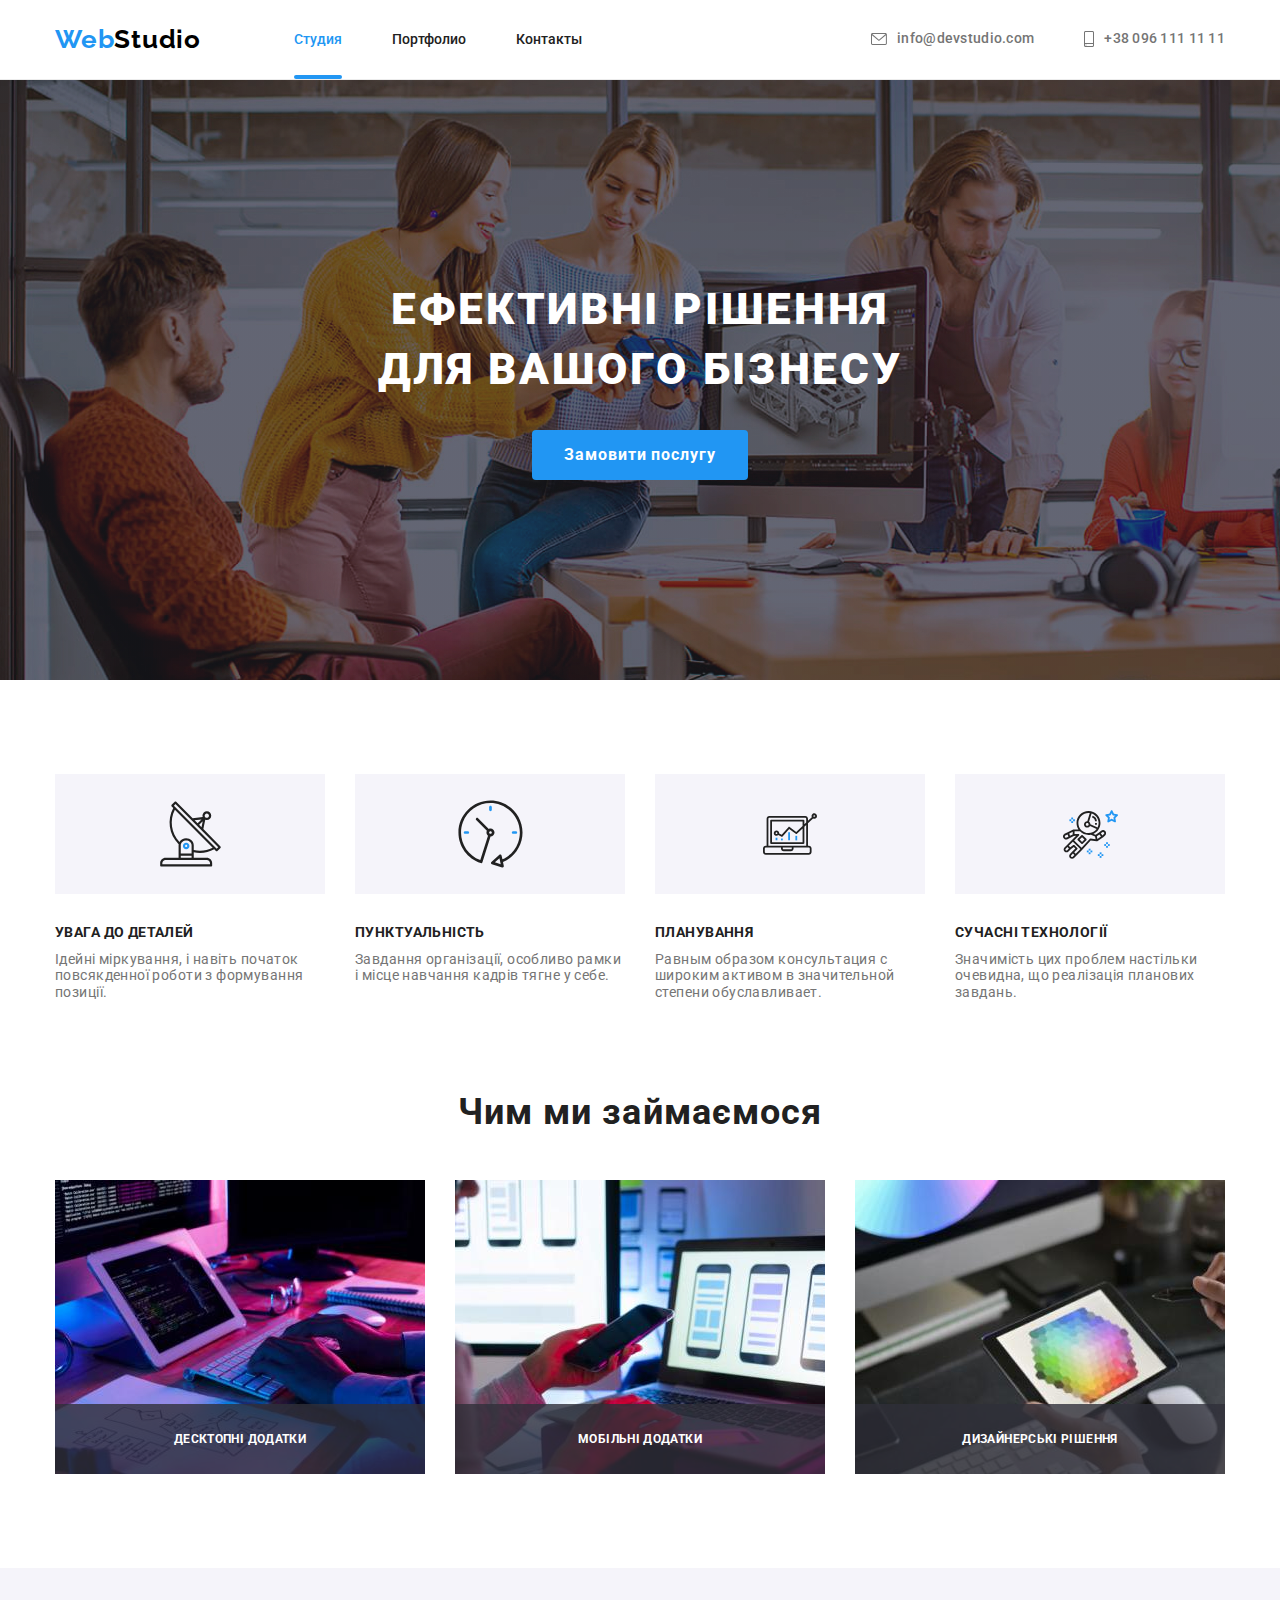
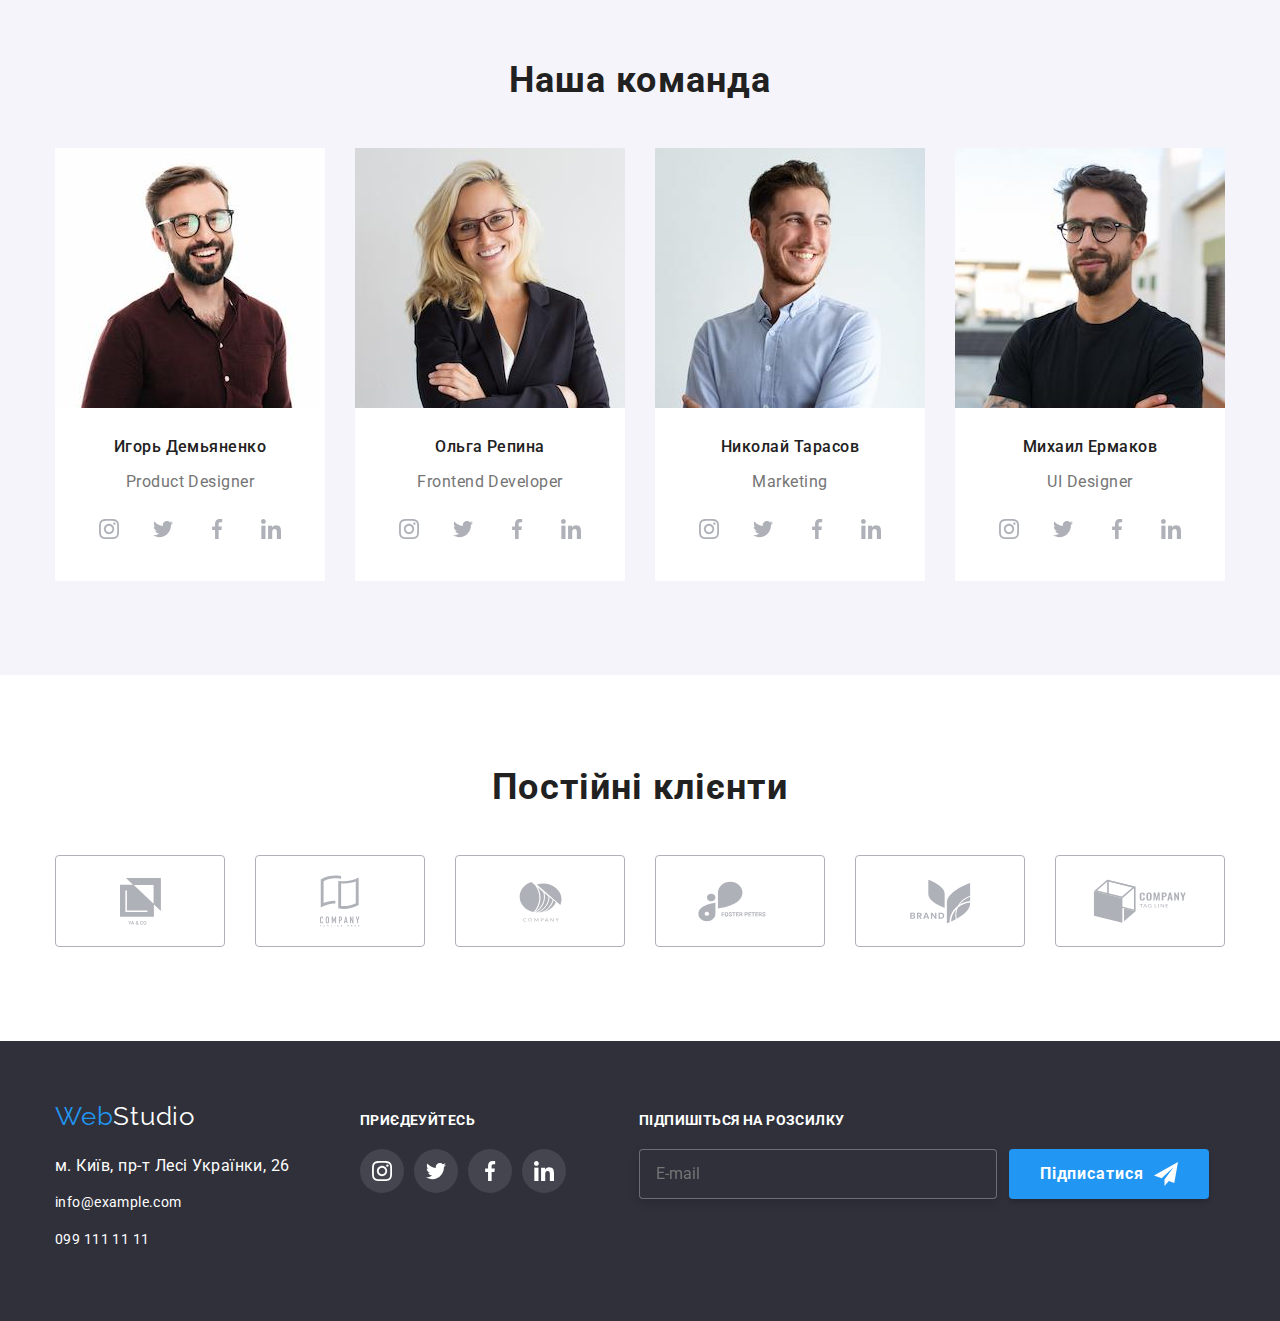
<file: index.html>
<!DOCTYPE html>
<html lang="ru">
<head>
    <meta charset="UTF-8">
    <meta http-equiv="X-UA-Compatible" content="IE=edge">
    <meta name="viewport" content="width=device-width, initial-scale=1.0">
    <title>WebStudio</title>
    <link rel="stylesheet" href="https://cdn.jsdelivr.net/npm/modern-normalize@1.1.0/modern-normalize.min.css">
    <link href="https://fonts.googleapis.com/css2?family=Raleway:wght@700&family=Roboto:wght@400;500;700;900&display=swap" rel="stylesheet">
    <link rel="stylesheet" href="./css/main.min.css">
</head>
<body>
    <!-- Page-Header -->
    <header class="page-header line">
        <div class="container page-header-container">
<nav class="page-nav">
           <a href="./index.html" class="page-nav__logo">Web<span class="page-nav_logo_header">Studio</span></a>
        <ul class="site-nav">
            <li><a href="./index.html" class="site-nav__link site-nav_link_curent">Студия</a></li>
            <li><a href="./portfolio.html" class="site-nav__link">Портфолио</a></li>
            <li><a href="" class="site-nav__link">Контакты</a></li>   
        </ul>     
</nav>
        <ul class="header-contacts">
    <li class="header-contacts__item">
    <a href="" class="header-contacts__link"><svg class="header-contacts__icon" width="16" height="12">
        <use href="./images/sprite.svg#icon-envelope"></use>
    </svg>info@devstudio.com 
        </a></li>
    <li class="header-contacts__item">
    <a href="" class="header-contacts__link"><svg class="header-contacts__icon" width="10" height="16">
        <use href="./images/sprite.svg#icon-smartphone"></use>
    </svg>+38 096 111 11 11</a></li>
        </ul>
    </div>
    </header>
    <main>
        <!-- Hero -->
    <section class="hero">
        <div class="container">
        <h1 class="hero__title">ЕФЕКТИВНІ РІШЕННЯ<br>ДЛЯ ВАШОГО БІЗНЕСУ</h1>
        <button type="button" class="hero__button button" data-modal-open>Замовити послугу</button>
        </div>
    </section>
    <!-- Section -->
    <section class="top">
        <div class="container">
        <h2 class="hidden">Наші особливості</h2>
        <ul class="container-item">
            <li class="width">
                <div class="section-icons"><svg width="65" height="70"><use href=".//images/sprite.svg#icon-antenna"></use></svg></div>
                <h3 class="section-title">УВАГА ДО ДЕТАЛЕЙ</h3>
                <p class="section-content">Ідейні міркування, і навіть початок повсякденної роботи з формування позиції.</p>
            </li>
            <li class="width">
                <div class="section-icons"><svg width="67" height="70"><use href=".//images/sprite.svg#icon-clock"></use></svg></div>
                <h3 class="section-title">ПУНКТУАЛЬНІСТЬ</h3>
                <p class="section-content">Завдання організації, особливо рамки і місце навчання кадрів тягне у себе.</p>
            </li>
            <li class="width">
                <div class="section-icons"><svg width="70" height="54"><use href=".//images/sprite.svg#icon-diagram"></use></svg></div>
                <h3 class="section-title">ПЛАНУВАННЯ</h3>
                <p class="section-content">Равным образом консультация с широким активом в значительной степени обуславливает.</p>
            </li>
            <li class="width">
                <div class="section-icons"><svg width="55" height="61"><use href=".//images/sprite.svg#icon-astronaut"></use></svg></div>
                <h3 class="section-title">СУЧАСНІ ТЕХНОЛОГІЇ</h3>
                <p class="section-content">Значимість цих проблем настільки очевидна, що реалізація планових завдань.</p>
            </li>
        </ul>
        </div>
    </section>
    <section class="padding">
        <div class="container">
        <h2 class="title">Чим ми займаємося</h2>
        <ul class="services">
            <li class="services__item"><div class="products"><img src="./images/code.jpg" alt="написание кода" width="370"><p class="products-card">ДЕСКТОПНІ ДОДАТКИ</p></div></li>
            <li class="services__item"><div class="products"><img src="./images/aps.jpg" alt="создание приложений" width="370"><p class="products-card">МОБІЛЬНІ ДОДАТКИ</p></div></li>
            <li class="services__item"><div class="products"><img src="./images/design.jpg" alt="Дизайн" width="370"><p class="products-card">ДИЗАЙНЕРСЬКІ РІШЕННЯ</p></div></li>
        </ul>
        </div>
    </section>
    <!-- Employe section -->
    <section class="employe">
        <div class="container">
        <h2 class="title">Наша команда</h2>
        <ul class="employees">
            <li class="employees-card"><a href=""><img src="./images/ihor_demyanenko.jpg" alt="Игорь Демьяненко" width=270></a>
            <div class="employees-card-content-wrapper">
            <h3 class="title-list sub-title">Игорь Демьяненко</h3>
            <p lang="en" class="content-list sub-title"> Product Designer</p>
            <ul class="social-list list">
                <li class="social-list-item"><a href="" class="social-list-link"><svg class="social-list-icon" width="20" height="20">
                <use href="./images/sprite.svg#icon-instagram"></use>
                </svg>
                </a>
                </li>
                <li class="social-list-item"><a href="" class="social-list-link"><svg class="social-list-icon" width="20" height="20">
                <use href="./images/sprite.svg#icon-twitter"></use>
                </svg>
                </a>
                </li>
                 <li class="social-list-item"><a href="" class="social-list-link"><svg class="social-list-icon" width="20" height="20">
                <use href="./images/sprite.svg#icon-facebook"></use>
                </svg>
                </a>
                </li>
                <li class="social-list-item"><a href="" class="social-list-link"><svg class="social-list-icon" width="20" height="20">
                <use href="./images/sprite.svg#icon-linkedin"></use>
                </svg>
                </a>
                </li>
            </ul>
            </div>
        </li>
        <li class="employees-card"><img src="./images/olha_repina.jpg" alt="Ольга Репина" width="270">
            <div class="employees-card-content-wrapper">
            <h3 class="title-list sub-title">Ольга Репина</h3>
            <p lang="en" class="content-list sub-title">Frontend Developer</p>
            <ul class="social-list list">
                <li class="social-list-item"><a href="" class="social-list-link"><svg class="social-list-icon" width="20" height="20">
                <use href="./images/sprite.svg#icon-instagram"></use>
                </svg>
                </a>
                </li>
                <li class="social-list-item"><a href="" class="social-list-link"><svg class="social-list-icon" width="20" height="20">
                <use href="./images/sprite.svg#icon-twitter"></use>
                </svg>
                </a>
                </li>
                 <li class="social-list-item"><a href="" class="social-list-link"><svg class="social-list-icon" width="20" height="20">
                <use href="./images/sprite.svg#icon-facebook"></use>
                </svg>
                </a>
                </li>
                <li class="social-list-item"><a href="" class="social-list-link"><svg class="social-list-icon" width="20" height="20">
                <use href="./images/sprite.svg#icon-linkedin"></use>
                </svg>
                </a>
                </li>
            </ul>
        </div>
        </li>
        <li class="employees-card"><img src="./images/nikolay_tarasov.jpg" alt="Николай Тарасов" width="270">
        <div class="employees-card-content-wrapper">
            <h3 class="title-list sub-title">Николай Тарасов</h3>
            <p lang="en" class="content-list sub-title">Marketing</p>
            <ul class="social-list list">
                <li class="social-list-item"><a href="" class="social-list-link"><svg class="social-list-icon" width="20" height="20">
                <use href="./images/sprite.svg#icon-instagram"></use>
                </svg>
                </a>
                </li>
                <li class="social-list-item"><a href="" class="social-list-link"><svg class="social-list-icon" width="20" height="20">
                <use href="./images/sprite.svg#icon-twitter"></use>
                </svg>
                </a>
                </li>
                 <li class="social-list-item"><a href="" class="social-list-link"><svg class="social-list-icon" width="20" height="20">
                <use href="./images/sprite.svg#icon-facebook"></use>
                </svg>
                </a>
                </li>
                <li class="social-list-item"><a href="" class="social-list-link"><svg class="social-list-icon" width="20" height="20">
                <use href="./images/sprite.svg#icon-linkedin"></use>
                </svg>
                </a>
                </li>
            </ul>
        </div>
        </li>
        <li class="employees-card"><img src="./images/mikhail_ermakov.jpg" alt="Михаил Ермаков" width="270">
            <div class="employees-card-content-wrapper">
            <h3 class="title-list sub-title">Михаил Ермаков</h3>
            <p lang="en" class="content-list sub-title">UI Designer</p>
            <ul class="social-list list">
                <li class="social-list-item"><a href="" class="social-list-link"><svg class="social-list-icon" width="20" height="20">
                <use href="./images/sprite.svg#icon-instagram"></use>
                </svg>
                </a>
                </li>
                <li class="social-list-item"><a href="" class="social-list-link"><svg class="social-list-icon" width="20" height="20">
                <use href="./images/sprite.svg#icon-twitter"></use>
                </svg>
                </a>
                </li>
                 <li class="social-list-item"><a href="" class="social-list-link"><svg class="social-list-icon" width="20" height="20">
                <use href="./images/sprite.svg#icon-facebook"></use>
                </svg>
                </a>
                </li>
                <li class="social-list-item"><a href="" class="social-list-link"><svg class="social-list-icon" width="20" height="20">
                <use href="./images/sprite.svg#icon-linkedin"></use>
                </svg>
                </a>
                </li>
            </ul>
        </div>
        </li>
        </ul>
        </div>
    </section>
    <!-- Partners -->
    <section class="partners">
        <div class="container">
        <h2 class="title">Постійні клієнти</h2>
        <ul class="partners-list">
            <li><a href="" class="partner-list-link"><svg class="partner-list-icon" width="41" height="47"><use href="./images/sprite.svg#icon-client_1"></use></svg></a></li>
            <li><a href="" class="partner-list-link"><svg class="partner-list-icon" width="40" height="52"><use href="./images/sprite.svg#icon-client_2"></use></svg></a></li>
            <li><a href="" class="partner-list-link"><svg class="partner-list-icon" width="43" height="41"><use href="./images/sprite.svg#icon-client_3"></use></svg></a></li>
            <li><a href="" class="partner-list-link"><svg class="partner-list-icon" width="84" height="41"><use href="./images/sprite.svg#icon-client_4"></use></svg></a></li>
            <li><a href="" class="partner-list-link"><svg class="partner-list-icon" width="63" height="45"><use href="./images/sprite.svg#icon-client_5"></use></svg></a></li>
            <li><a href="" class="partner-list-link"><svg class="partner-list-icon" width="94" height="44"><use href="./images/sprite.svg#icon-client_6"></use></svg></a></li>
        </ul>
    </div>
    </section>
    </main>
    <!-- Footer -->
    <footer>
    <div class="container footer-general-container">
         <!-- Logo -->
        <div>
          <a href="" class="logo-footer">Web<span class="logo-footer__logo-color-footer">Studio</span></a>
          <address class="address">
          <p class="address__margin">м. Київ, пр-т Лесі Українки, 26</p> 
         <!-- Contacts -->
          <ul>
          <li class="address__margin"><a href="mailto:info@example.com" class="address__contacts">info@example.com</a></li>
          <li class="address__margin"><a href="tel:0991111111" class="address__contacts">099 111 11 11</a></li>
          </ul>
          </address>
        </div>
        <div class="block-social">
            <h3 class="footer-title">ПРИЄДЕУЙТЕСЬ</h3>
            <ul class="footer-social-list list">
            <li><a href="" class="footer-social-list__footer-social-link"><svg class="footer-social-list_footer-social-link_icon" width="20" height="20"><use href="./images/sprite.svg#icon-instagram"></use></svg></a></li>
            <li><a href="" class="footer-social-list__footer-social-link"><svg class="footer-social-list_footer-social-link_icon" width="20" height="20"><use href="./images/sprite.svg#icon-twitter"></use></svg></a></li>
            <li><a href="" class="footer-social-list__footer-social-link"><svg class="footer-social-list_footer-social-link_icon" width="20" height="20"><use href="./images/sprite.svg#icon-facebook"></use></svg></a></li>
            <li><a href="" class="footer-social-list__footer-social-link"><svg class="footer-social-list_footer-social-link_icon" width="20" height="20"><use href="./images/sprite.svg#icon-linkedin"></use></svg></a></li>
            </ul>
        </div>
        <div class="block-sbscribe">
            <h3 class="footer-title">ПІДПИШІТЬСЯ НА РОЗСИЛКУ</h3>
            <form class="subscribe">
            <input class="subscribe__form" type="email" placeholder="E-mail" name="user_email" required>
            <button type="submit" class="subscribe__btn">Підписатися <svg class="subscribe__icon" width="24" height="24"><use href="./images/sprite.svg#icon-icon-send"></use></svg></button>
            </form>
        </div>
    </div>      
    </footer>
    <div class="backdrop is-hidden" data-modal>
        <div class="modal">
            <button type="button" class="modal-close-button" data-modal-close>
                <svg class="modal-close-btn-icon">
                    <use href="./images/sprite.svg#icon-close_button">
                    </use></svg></button>
                    <form class="modal-form">
                        <h3 class="modal-title">Залиште свої дані, ми вам передзвонимо</h3>
                        <label for="name" class="form-label name">
                        <span class="form-field">Ім'я</span>
                        <span class="icon-place"><input id="name" type="text" class="form-input" name="user name" required  pattern="[a-zA-Za-яА-Я]+" minlength="2">
                        <svg class="input-icon" width="18" height="18"><use href="./images/sprite.svg#icon-form-name"></use></svg>
                        </span>
                        </label>
                        <label for="phone" class="form-label">
                        <span class="form-field">Телефон</span>
                        <span class="icon-place"><input id="phone" type="tel" class="form-input" name="user phone" required pattern="[0-9]{3}-[0-9]{3}-[0-9]{2}-[0-9]{2}">
                        <svg class="input-icon" width="18" height="18"><use href="./images/sprite.svg#icon-form-phone"></use></svg>
                        </span>
                        </label>
                        <label for="email" class="form-label">
                        <span class="form-field">Пошта</span>
                        <span class="icon-place"><input id="email" type="email" class="form-input" name="email" required>
                        <svg class="input-icon" width="18" height="18"><use href="./images/sprite.svg#icon-form-mail"></use></svg>
                       </span>
                       </label>
                       <div>
                        <label for="text" class="form-label">Коментар</label>
                        <textarea class="form-input coment" name="coments" id="text" placeholder="Введіть текст"></textarea>
                       </div>
                       <div class="accept-rario-btn">
                        <input id="user-policy" class="agree visually-hidden" type="checkbox" value="agree">
                        <label for="user-policy" class="content-radio-btn">Погоджуюся з розсилкою та приймаю<a href="" class="accept">Умови договору</a></label>
                       </div>
                       <button type="submit" class="modal-btn">Відправити</button>
                    </form>
        </div>
    </div>
    <script src="./js/modal.js"></script>
</body>
</html>
</file>
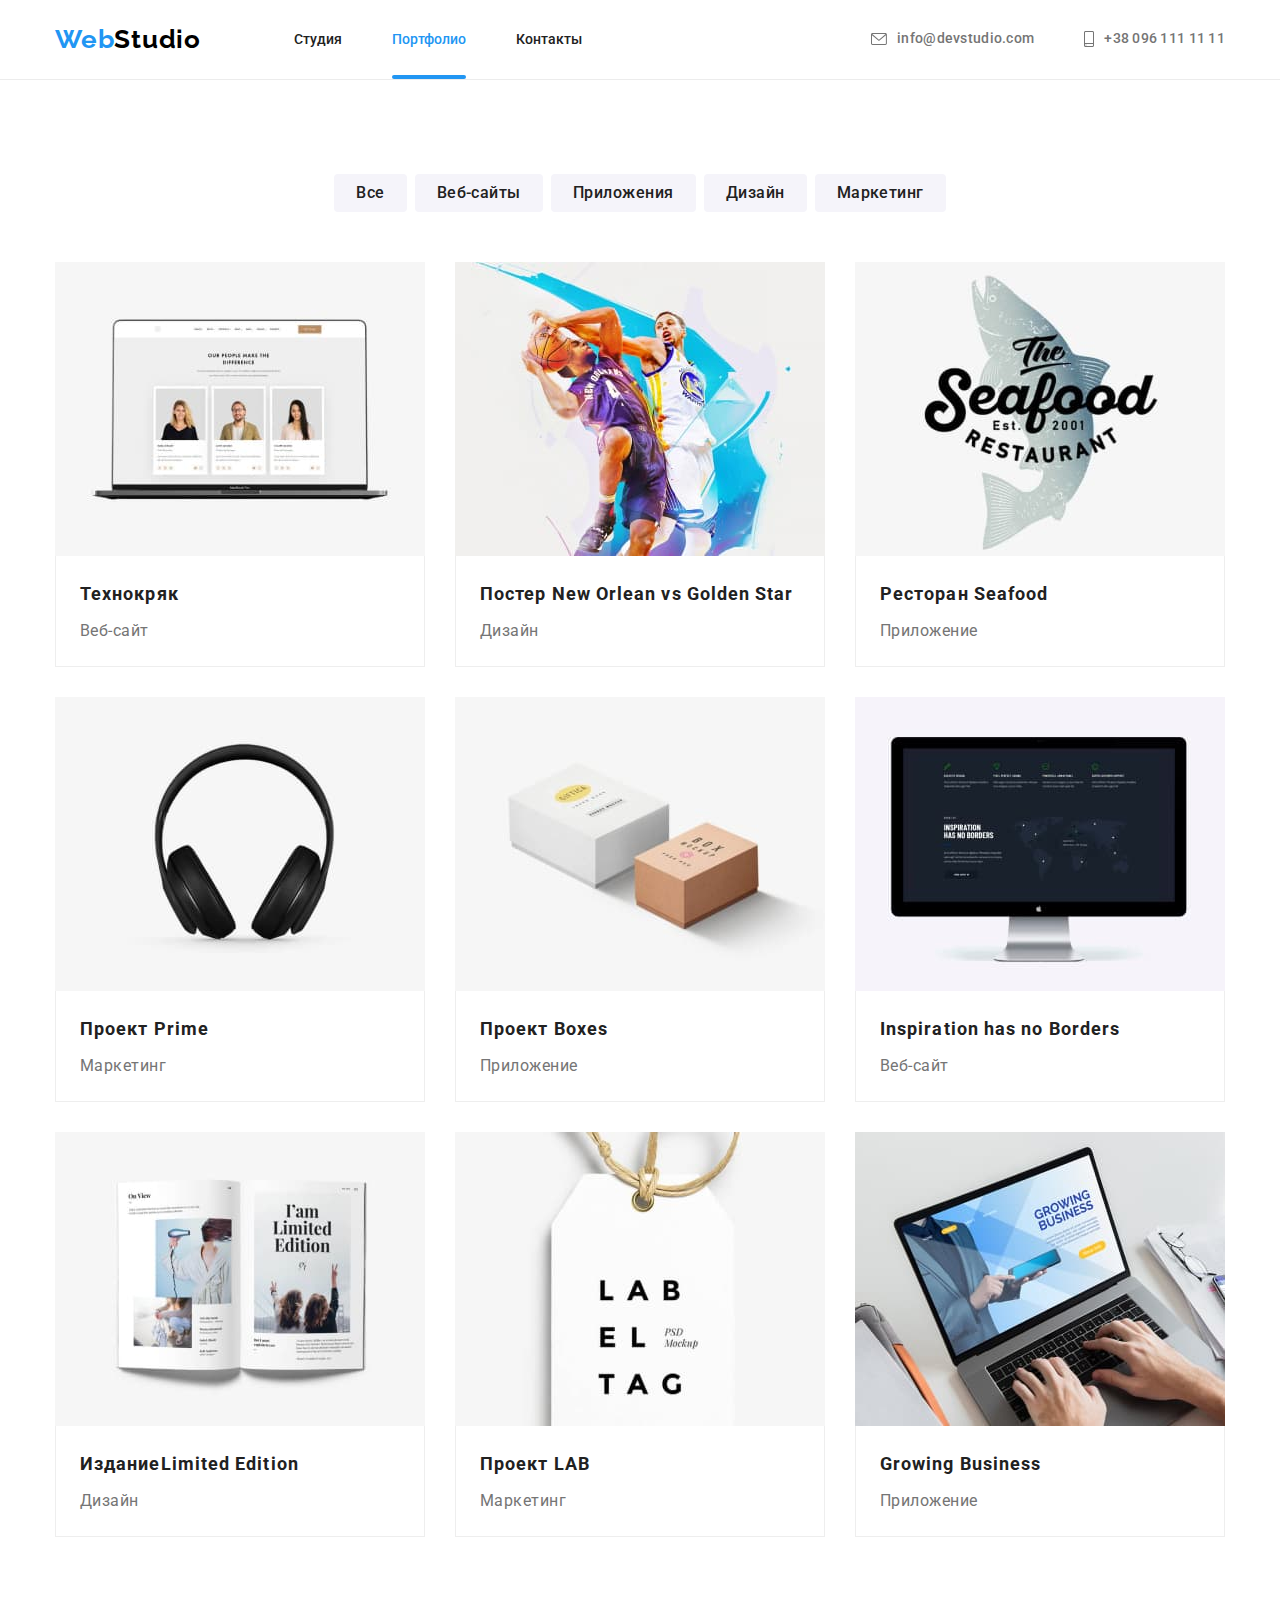
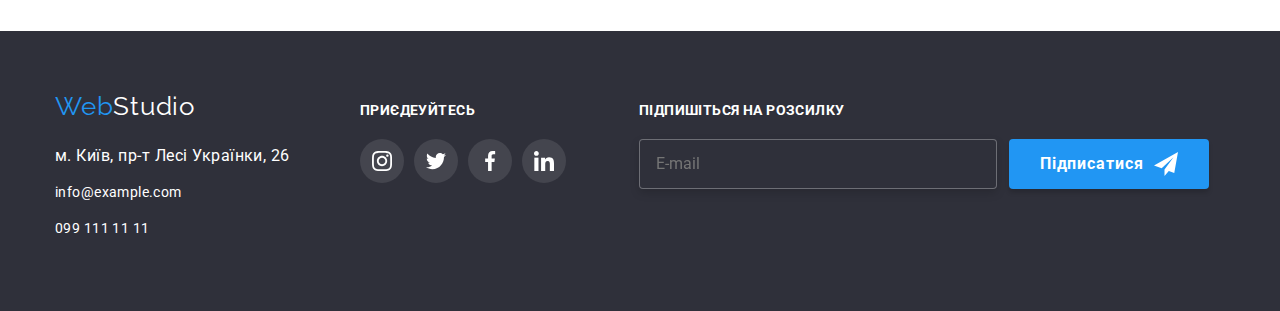
<file: portfolio.html>
<!DOCTYPE html>
<html lang="ru">
<head>
    <meta charset="UTF-8">
    <meta http-equiv="X-UA-Compatible" content="IE=edge">
    <meta name="viewport" content="width=device-width, initial-scale=1.0">
    <title>Портфолио</title>
    <link rel="stylesheet" href="https://cdn.jsdelivr.net/npm/modern-normalize@1.1.0/modern-normalize.min.css">
    <link href="https://fonts.googleapis.com/css2?family=Raleway:wght@700&family=Roboto:wght@400;500;700;900&display=swap" rel="stylesheet">
    <link rel="stylesheet" href="css/main.min.css">
</head>
<body>
    <!-- Page-Header -->
    <header class="page-header line">
        <div class="container page-header-container">
<nav class="page-nav">
           <a href="./index.html" class="page-nav__logo">Web<span class="page-nav_logo_header">Studio</span></a>
        <ul class="site-nav">
            <li> <a href="./index.html" class="site-nav__link">Студия</a></li>
            <li> <a href="./portfolio.html" class="site-nav__link site-nav_link_curent">Портфолио</a></li>
            <li"><a href="" class="site-nav__link">Контакты</a></li>   
        </ul>     
</nav>
        <ul class="header-contacts">
            <li class="header-contacts__item">
            <a href="" class="header-contacts__link"><svg class="header-contacts__icon" width="16" height="12">
            <use href="./images/sprite.svg#icon-envelope"></use>
            </svg>info@devstudio.com 
            </a>
            </li>
            <li class="header-contacts__item">
            <a href="" class="header-contacts__link"><svg class="header-contacts__icon" width="10" height="16">
            <use href="./images/sprite.svg#icon-smartphone"></use>
            </svg>+38 096 111 11 11</a></li>
        </ul>
    </div>
    </header>
    <main>
        <!-- Filter -->
       <h1 class="hidden">Наши работы</h1>
       <section class="main-portfolio-container">
        <div class="container">
        <ul class="filter">
            <li> <button type="button" class="button">Все</button></li>
            <li> <button type="button" class="button">Веб-сайты</button></li>
            <li> <button type="button" class="button">Приложения</button></li>
            <li> <button type="button" class="button">Дизайн</button></li> 
            <li> <button type="button" class="button">Маркетинг</button></li>      
        </ul>
        <!-- Portfolio -->
        <ul class="services">
            <li class="sample-list-item">
                <a href="" class="sample">
                    <div class="sample-list-img"><img src="./images/page2/technology.jpg" alt="Открытый нутбук" width="370">
                        <p class="card-overlay">Ресурс пропонує комплексні пропозиції з різним рівнем функціоналу та сервісів. 
                        Все це дозволить відвідувачу отримати вичерпні відомості про компанію чи приватну особу.
                    </p>
                    </div>
            <div class="porffolio-card-content-wrapper">
            <h3 class="second-list-title">Технокряк</h3>
            <p class="second-list-content">Веб-сайт</p>
            </div>
                </a>
            </li>
            <li class="sample-list-item">
                <a href="" class="sample">
                    <div class="sample-list-img"><img src="./images/page2/new_orlean-vs-golden_star.jpg" alt="Игра в баскетбол" width="370">
                        <p class="card-overlay">Lorem ipsum dolor, sit amet consectetur adipisicing elit. 
                        Reiciendis, ad suscipit. Voluptas esse consequuntur ex deserunt at? Sed, ad. 
                        Dignissimos eligendi cupiditate ullam excepturi suscipit dolorem delectus temporibus pariatur asperiores!
                    </p>
                    </div>
                    <div class="porffolio-card-content-wrapper">
                    <h3 class="second-list-title">Постер <span lang="en">New Orlean vs Golden Star</span></h3>
                    <p class="second-list-content">Дизайн</p>
                    </div>
                </a>
            </li>
            <li class="sample-list-item">
                <a href="" class="sample">
                    <div class="sample-list-img"><img src="./images/page2/seafood.jpg" alt="Логотип ресторана с рыбой" width="370">
                        <p class="card-overlay">Lorem ipsum dolor, sit amet consectetur adipisicing elit. 
                            Reiciendis, ad suscipit. Voluptas esse consequuntur ex deserunt at? Sed, ad. 
                            Dignissimos eligendi cupiditate ullam excepturi suscipit dolorem delectus temporibus pariatur asperiores!
                        </p>
                    </div>
                    <div class="porffolio-card-content-wrapper">
                    <h3 class="second-list-title">Ресторан <span lang="en">Seafood</span></h3>
                    <p class="second-list-content">Приложение</p>
                    </div>
                </a>
            </li>
            <li class="sample-list-item">
                <a href="" class="sample">
                    <div class="sample-list-img"><img src="./images/page2/earphone.jpg" alt="Наушники" width="370">
                        <p class="card-overlay">Lorem ipsum dolor, sit amet consectetur adipisicing elit. 
                            Reiciendis, ad suscipit. Voluptas esse consequuntur ex deserunt at? Sed, ad. 
                            Dignissimos eligendi cupiditate ullam excepturi suscipit dolorem delectus temporibus pariatur asperiores!
                        </p>
                    </div>
                    <div class="porffolio-card-content-wrapper">
                    <h3 class="second-list-title">Проект <span lang="en">Prime</span></h3>
                    <p class="second-list-content">Маркетинг</p>
                    </div>
                </a>
            </li>
            <li class="sample-list-item">
                <a href="" class="sample">
                    <div class="sample-list-img"><img src="./images/page2/boxes.jpg" alt="Коробки" width="370">
                        <p class="card-overlay">Lorem ipsum dolor, sit amet consectetur adipisicing elit. 
                            Reiciendis, ad suscipit. Voluptas esse consequuntur ex deserunt at? Sed, ad. 
                            Dignissimos eligendi cupiditate ullam excepturi suscipit dolorem delectus temporibus pariatur asperiores!
                        </p>
                    </div>
                        <div class="porffolio-card-content-wrapper">
                    <h3 class="second-list-title">Проект <span lang="en">Boxes</span></h3>
                    <p class="second-list-content">Приложение</p>
                    </div>
                </a>
            </li>
            <li class="sample-list-item">
                <a href="" class="sample">
                    <div class="sample-list-img"><img src="./images/page2/display.jpg" alt="Монитор" width="370">
                        <p class="card-overlay">Lorem ipsum dolor, sit amet consectetur adipisicing elit. 
                            Reiciendis, ad suscipit. Voluptas esse consequuntur ex deserunt at? Sed, ad. 
                            Dignissimos eligendi cupiditate ullam excepturi suscipit dolorem delectus temporibus pariatur asperiores!
                        </p>
                    </div>
                        <div class="porffolio-card-content-wrapper">
                    <h3 class="second-list-title" lang="en">Inspiration has no Borders</h3>
                    <p class="second-list-content">Веб-сайт</p>
                    </div>
                </a>
            </li>
            <li class="sample-list-item">
                <a href="" class="sample">
                    <div class="sample-list-img"><img src="./images/page2/book.jpg" alt="Открытая книга" width="370">
                        <p class="card-overlay">Lorem ipsum dolor, sit amet consectetur adipisicing elit. 
                            Reiciendis, ad suscipit. Voluptas esse consequuntur ex deserunt at? Sed, ad. 
                            Dignissimos eligendi cupiditate ullam excepturi suscipit dolorem delectus temporibus pariatur asperiores!
                        </p>
                    </div>
                        <div class="porffolio-card-content-wrapper">
                    <h3 class="second-list-title">Издание<span lang="en">Limited Edition</span></h3>
                    <p class="second-list-content">Дизайн</p>
                    </div>
                </a>
            </li>
            <li class="sample-list-item">
                <a href="" class="sample">
                    <div class="sample-list-img"><img src="./images/page2/lable.jpg" alt="Ярлык от одежды" width="370">
                    <p class="card-overlay">Lorem ipsum dolor, sit amet consectetur adipisicing elit. 
                        Reiciendis, ad suscipit. Voluptas esse consequuntur ex deserunt at? Sed, ad. 
                        Dignissimos eligendi cupiditate ullam excepturi suscipit dolorem delectus temporibus pariatur asperiores!
                    </p>
                </div>
                    <div class="porffolio-card-content-wrapper">
                    <h3 class="second-list-title">Проект <span lang="en">LAB</span></h3>
                    <p class="second-list-content">Маркетинг</p>
                    </div>
                </a>
            </li>
            <li class="sample-list-item">
                <a href="" class="sample">
                    <div class="sample-list-img"><img src="./images/page2/laptop.jpg" alt="Набор текста на ноутбуке" width="370">
                        <p class="card-overlay">Lorem ipsum dolor, sit amet consectetur adipisicing elit. 
                            Reiciendis, ad suscipit. Voluptas esse consequuntur ex deserunt at? Sed, ad. 
                            Dignissimos eligendi cupiditate ullam excepturi suscipit dolorem delectus temporibus pariatur asperiores!
                        </p>
                    </div>
                    <div class="porffolio-card-content-wrapper">
                    <h3 class="second-list-title" lang="en">Growing Business</h3>
                    <p class="second-list-content">Приложение</p>
                    </div>
                </a>
            </li> 
        </ul>
            </div>
       </section>
    </main>
    <!-- Footer -->
    <footer>
        <div class="container footer-general-container">
             <!-- Logo -->
            <div>
              <a href="/" class="logo-footer">Web<span class="logo-footer__logo-color-footer">Studio</span></a>
              <address class="address">
              <p class="address__margin">м. Київ, пр-т Лесі Українки, 26</p> 
             <!-- Contacts -->
              <ul>
              <li class="address__margin"><a href="mailto:info@example.com" class="address__contacts">info@example.com</a></li>
              <li class="address__margin"><a href="tel:0991111111" class="address__contacts">099 111 11 11</a></li>
              </ul>
              </address>
            </div>
            <div class="block-social">
                <h3 class="footer-title">ПРИЄДЕУЙТЕСЬ</h3>
                <ul class="footer-social-list list">
                <li><a href="" class="footer-social-list__footer-social-link"><svg class="footer-social-list_footer-social-link_icon" width="20" height="20"><use href="./images/sprite.svg#icon-instagram"></use></svg></a></li>
                <li><a href="" class="footer-social-list__footer-social-link"><svg class="footer-social-list_footer-social-link_icon" width="20" height="20"><use href="./images/sprite.svg#icon-twitter"></use></svg></a></li>
                <li><a href="" class="footer-social-list__footer-social-link"><svg class="footer-social-list_footer-social-link_icon" width="20" height="20"><use href="./images/sprite.svg#icon-facebook"></use></svg></a></li>
                <li><a href="" class="footer-social-list__footer-social-link"><svg class="footer-social-list_footer-social-link_icon" width="20" height="20"><use href="./images/sprite.svg#icon-linkedin"></use></svg></a></li>
                </ul>
            </div>
            <div class="block-sbscribe">
                <h3 class="footer-title">ПІДПИШІТЬСЯ НА РОЗСИЛКУ</h3>
                <form class="subscribe">
                <input class="subscribe__form" type="email" placeholder="E-mail" name="user_email" required>
                <button type="submit" class="subscribe__btn">Підписатися <svg class="subscribe__icon" width="24" height="24"><use href="./images/sprite.svg#icon-icon-send"></use></svg></button>
                </form>
            </div>
        </div>      
        </footer>
</body>
</html>
</file>
<file: css/main.min.css>
body{font-family:"Roboto",sans-serif}:root{--accent-color: #2196F3;--primary-font: "Roboto";--secondary-font: "Raleway";--primary-text-color: #212121;--secondary-text-color: #757575}h1,h2,h3,h4,p{margin-top:0;margin-bottom:0}ul,ol{margin-top:0;margin-bottom:0;padding-left:0}img{display:block}button{cursor:pointer}a{text-decoration:none}ul{list-style:none}.page-header{padding-top:24px;padding-bottom:25px}.line{border-bottom:1px solid #ececec}.page-nav{display:flex;align-items:center}.site-nav{display:flex;text-align:center;gap:50px}.site-nav .site-nav__link{color:var(--primary-text-color);font-size:14px;font-weight:500;line-height:1.14;letter-spacing:2%;position:relative}.site-nav__link.site-nav_link_curent{color:var(--accent-color)}.site-nav__link.site-nav_link_curent:after{position:absolute;content:"";display:block;width:100%;height:4px;background-color:var(--accent-color);bottom:-32px;left:0;border-radius:2px}.site-nav__link{transition-property:color;transition-duration:250ms;transition-timing-function:cubic-bezier(0.4, 0, 0.2, 1)}.site-nav__link:hover,.site-nav__link:focus{color:var(--accent-color)}.header-contacts__item:not(:last-child){margin-right:50px}.header-contacts__link{color:var(--secondary-text-color);font-size:14px;font-weight:500;line-height:1.14;letter-spacing:.02em;margin-left:auto;transition-property:color;transition-duration:250ms;transition-timing-function:cubic-bezier(0.4, 0, 0.2, 1)}.header-contacts__link:hover,.header-contacts__link:focus{color:var(--accent-color)}.header-contacts__phone{color:var(--secondary-text-color);font-size:14px;font-weight:500;line-height:1.14;letter-spacing:.02em;transition-property:color;transition-duration:250ms;transition-timing-function:cubic-bezier(0.4, 0, 0.2, 1)}.header-contacts__phone:hover,.header-contacts__phone:focus{color:var(--accent-color)}.header-contacts__icon{fill:currentColor;margin-right:10px;transition-property:fill;transition-duration:250ms;transition-timing-function:cubic-bezier(0.4, 0, 0.2, 1)}.header-contacts__icon:hover,.header-contacts__icon:focus{fill:currentColor}.container{width:1200px;margin-left:auto;margin-right:auto;padding-left:15px;padding-right:15px}.header-contacts{margin-left:auto;display:flex}.title{color:var(--primary-text-color);font-size:36px;font-weight:700;line-height:1;letter-spacing:.03em;text-align:center;margin-bottom:50px}.hero .hero__button{color:#fff;background-color:var(--accent-color);font-size:16px;font-weight:700;line-height:1.9;letter-spacing:.06em;text-align:center;padding-top:10px;padding-bottom:10px;padding-left:32px;padding-right:32px;border-radius:4px}.hero{background-color:#c4c4c4;padding-top:200px;padding-bottom:200px;text-align:center;background-image:linear-gradient(rgba(47, 48, 58, 0.4), rgba(47, 48, 58, 0.4)),url(../images/hero/bg.jpg);background-size:cover;max-width:1600px;margin-left:auto;margin-right:auto}.hero__title{color:#fff;font-size:44px;font-weight:900;line-height:1.36;letter-spacing:.06em;text-align:center;margin-bottom:30px}.hidden{display:none}.top{padding-top:94px}.page-nav__logo{color:var(--accent-color);font-family:var(--secondary-font);font-size:26px;font-weight:700;line-height:1.17;letter-spacing:.03em;margin-right:93px}.page-nav_logo_header{color:#000}.logo-footer__logo-color-footer{color:#fff}.padding{padding-top:94px;padding-bottom:94px}.width{width:270px}.container-item{display:flex;gap:30px}.services{display:flex;flex-wrap:wrap;gap:30px}.services__item{flex-basis:calc((100% - 60px)/3)}.section-icons{height:120px;background-color:#f5f4fa;margin-bottom:30px}.section-title{color:var(--primary-text-color);font-size:14px;font-weight:700;line-height:1.17;letter-spacing:.03em;text-align:left;text-transform:uppercase;margin-bottom:10px}.section-content{color:var(--secondary-text-color);font-size:14px;font-weight:400;line-height:1.17;letter-spacing:.03em;text-align:left;gap:30px}.products{position:relative}.products-card{background-color:rgba(47,48,58,.8);font-size:12px;font-weight:700;line-height:1.36;letter-spacing:.03em;text-align:center;color:#fff;position:absolute;bottom:0;left:0;width:100%;padding-top:27px;padding-bottom:27px}.employe{padding-top:94px;padding-bottom:94px;background-color:#f5f4fa}.employees{display:flex;flex-wrap:wrap;gap:30px}.employees-card{flex-basis:calc((100% - 90px)/4)}.employees-card-content-wrapper{padding-top:30px;padding-bottom:30px;text-align:center;background-color:#fff}.social-list{gap:10px}.social-list-link{width:44px;height:44px;border-radius:50%;background-color:#fff;transition:background-color,250ms cubic-bezier(0.4, 0, 0.2, 1)}.social-list-link:hover,.social-list-link:focus{background-color:var(--accent-color)}.social-list-link:hover .social-list-icon,.social-list-link:focus .social-list-icon{fill:#fff}.social-list-icon{fill:#afb1b8;transition:fill 250ms cubic-bezier(0.4, 0, 0.2, 1)}.sub-title:not(:last-child){margin-bottom:16px}.partners{padding-top:94px;padding-bottom:94px}.partners-list{gap:30px;margin-top:50px}.partner-list-link{width:170px;height:92px;border:#afb1b8;border-radius:4px;border:1px solid #afb1b8;transition:border,250ms cubic-bezier(0.4, 0, 0.2, 1)}.partner-list-link:hover,.partner-list-link:focus{border:1px solid var(--accent-color)}.partner-list-icon{fill:#afb1b8;transition:fill 250ms cubic-bezier(0.4, 0, 0.2, 1)}.partner-list-link .partner-list-icon:hover,.partner-list-link .partner-list-icon:focus{fill:var(--accent-color)}.title-list{color:var(--primary-text-color);font-size:16px;font-weight:500;line-height:1.17;letter-spacing:.03em;margin-bottom:10px}.content-list{color:var(--secondary-text-color);font-size:16px;font-weight:400;line-height:1.17;letter-spacing:.03em}.main-portfolio-container{padding-top:94px;padding-bottom:94px}.filter{margin-bottom:50px;gap:8px}.button{font-family:Roboto;font-size:16px;font-weight:500;line-height:1.6;letter-spacing:.03em;border:0ch;padding-top:6px;padding-bottom:6px;padding-left:22px;padding-right:22px;text-align:center;border-radius:4px}.filter .button{font-family:inherit;color:var(--primary-text-color);transition:background-color 250ms cubic-bezier(0.4, 0, 0.2, 1),color 250ms cubic-bezier(0.4, 0, 0.2, 1),box-shadow 250ms cubic-bezier(0.4, 0, 0.2, 1);background-color:#f5f4fa}.filter .button:hover,.filter .button:focus{color:#fff;background-color:var(--accent-color);box-shadow:0px 3px 1px rgba(0,0,0,.1),0px 1px 2px rgba(0,0,0,.08),0px 2px 2px rgba(0,0,0,.12)}.second-list-title{color:var(--primary-text-color);font-size:18px;font-weight:700;line-height:2;letter-spacing:.06em;margin-bottom:4px}.second-list-content{color:var(--secondary-text-color);line-height:1.88;letter-spacing:.03em}.sample-list-item{display:block;transition:box-shadow 250ms cubic-bezier(0.4, 0, 0.2, 1)}.sample-list-item:hover,.sample-list-item:focus{box-shadow:0px 1px 1px rgba(0,0,0,.12),0px 4px 4px rgba(0,0,0,.06),1px 4px 6px rgba(0,0,0,.16)}.sample-list-item:hover .card-overlay{transform:translate(0, 0)}.porffolio-card-content-wrapper{border-top:none;padding-top:20px;padding-bottom:20px;padding-left:24px;text-align:left;border:1px solid #eee;background-color:#fff;border-top:none}.sample{display:block;transition:box-shadow 250ms cubic-bezier(0.4, 0, 0.2, 1)}.sample:hover .sample:focus{box-shadow:0px 1px 1px rgba(0,0,0,.12),0px 4px 4px rgba(0,0,0,.06),1px 4px 6px rgba(0,0,0,.16)}.sample-list-img{position:relative;overflow:hidden}.card-overlay{display:block;position:absolute;font-size:18px;font-weight:400;line-height:1.56;letter-spacing:.03em;text-align:left;height:100%;width:100%;color:#fff;background-color:rgba(33,150,243,.9);padding-top:63px;padding-left:24px;padding-bottom:63px;padding-right:24px;left:0;top:0;overflow:auto;transform:translate(0, 100%);transition:transform 500ms linear}.footer-general-container{display:flex;align-items:baseline}.logo-footer{color:var(--accent-color);font-family:var(--secondary-font);font-size:26px;font-weight:400;line-height:1.17;letter-spacing:.03em;display:block;margin-bottom:20px}footer{background-color:#2f303a;padding-top:60px;padding-bottom:60px}.address__contacts{font-style:normal;color:#fff;font-size:14px;font-weight:400;line-height:1.6;letter-spacing:.03em}.footer-top{padding-top:60px}.footer-title{font-family:Roboto;font-size:14px;font-weight:700;line-height:1.17;letter-spacing:.03em;text-align:left;color:#fff}.address__margin{margin-bottom:9px}address{font-style:normal;color:#fff;line-height:1.71;letter-spacing:.03em}.block-social{width:206px;height:80px;margin-left:70px}.footer-social-list{gap:10px;margin-top:20px}.footer-social-list__footer-social-link{width:44px;height:44px;border-radius:50%;background-color:rgba(255,255,255,.1);transition:background-color,250ms cubic-bezier(0.4, 0, 0.2, 1)}.footer-social-list__footer-social-link:hover,.footer-social-list__footer-social-link:focus{background-color:var(--accent-color)}.footer-social-list_footer-social-link_icon{fill:#fff}.block-sbscribe{width:570px;height:86px;margin-left:73px}.subscribe__form{padding-left:16px;box-sizing:border-box;width:358px;height:50px;border:1px solid rgba(255,255,255,.3);filter:drop-shadow(0px 4px 4px rgba(0, 0, 0, 0.15));border-radius:4px;background:#2f303a;color:#fff}.subscribe{display:flex;gap:12px;margin-top:20px}.subscribe__btn{width:200px;height:50px;background:#2196f3;box-shadow:0px 4px 4px rgba(0,0,0,.15);border-radius:4px;border:none;font-family:Roboto;font-size:16px;font-weight:700;line-height:1.88;letter-spacing:.06em;color:#fff}.subscribe__icon{fill:#fff;margin-left:10px}.backdrop{position:fixed;z-index:100;top:0;left:0;width:100%;height:100%;background-color:rgba(0,0,0,.2);transition:opacity 250ms linear,visibility 250ms linear}.modal{width:528px;height:581px;background-color:#fff;position:absolute;top:50%;left:50%;transform:translate(-50%, -50%);padding:40px}.backdrop.is-hidden{opacity:0;visibility:hidden;pointer-events:none}.modal-close-btn-icon{width:11px;height:11px}.modal-close-button{width:30px;height:30px;background-color:#fff;border:1px solid rgba(0,0,0,.1);border-radius:50%;position:absolute;top:8px;right:8px}.form-field{font-family:Roboto;font-size:12px;font-weight:400;line-height:1.17;letter-spacing:.01em;color:#757575}.modal-title{font-family:Roboto;font-size:20px;font-weight:700;line-height:1.17;letter-spacing:.03em;text-align:center;margin-bottom:12px}.form-input{width:448px;height:40px;border:1px solid rgba(33,33,33,.2);border-radius:4px;display:block;padding-left:42px;transition:border-color,250ms cubic-bezier(0.4, 0, 0.2, 1)}.form-input:focus{border-color:var(--accent-color);cursor:pointer;outline:none}.form-input:focus+.input-icon{fill:var(--accent-color)}.icon-place{position:relative;display:block;margin-bottom:10px}.input-icon{background-color:#fff;top:50%;left:12px;transform:translateY(-50%);position:absolute;display:block;transition:fill,250ms cubic-bezier(0.4, 0, 0.2, 1)}.form-input.name{margin-bottom:4px}.form-input.coment{width:448px;height:120px;margin-bottom:20px;padding-top:12px;padding-bottom:12px;padding-left:16px;padding-right:16px;font-family:"Roboto";font-style:normal;font-size:12px;font-weight:400;line-height:1.17;letter-spacing:.01em;color:rgba(117,117,117,.5);resize:none}.form-label{color:#757575;font-family:Roboto;font-size:12px;font-weight:400;line-height:1.17;letter-spacing:.01em;margin-top:10px;border:#000}.content-radio-btn{display:flex;font-family:"Roboto";font-style:normal;font-size:14px;font-weight:400;line-height:1.71;letter-spacing:.03em}.content-radio-btn:before{border:1.75px solid #212121;margin-top:5px;border-radius:2px;background-image:url("../images/border.svg");width:16px;height:15px;cursor:pointer;content:"";margin-right:8px;margin-left:12px}.agree:checked+.content-radio-btn::before{border:none;background-color:var(--accent-color);background-image:url("../images/icon-accept.svg");background-size:contain;background-repeat:no-repeat;border-radius:2px}.accept{color:var(--accent-color);text-decoration:underline}.modal-btn{display:block;margin-left:auto;margin-right:auto;margin-top:30px;width:200px;height:50px;background-color:var(--accent-color);color:#fff;border:none;border-radius:4px;transition:box-shadow 250ms cubic-bezier(0.4, 0, 0.2, 1)}.modal-btn:hover,.modal-btn:focus{box-shadow:0px 4px 4px 0px rgba(0,0,0,.1490196078)}.visually-hidden{position:absolute;width:1px;height:1px;margin:-1px;padding:0px;overflow:hidden;border:0;clip:rect(0 0 0 0)}.social-list,.partners-list,.filter,.footer-social-list{display:flex;justify-content:center}.section-icons,.social-list-link,.partner-list-link,.footer-social-list__footer-social-link,.subscribe__btn,.modal-close-button{display:flex;justify-content:center;align-items:center}.header-contacts__link,.header-contacts__phone,.page-header-container{display:flex;align-items:center}/*# sourceMappingURL=main.min.css.map */
</file>
